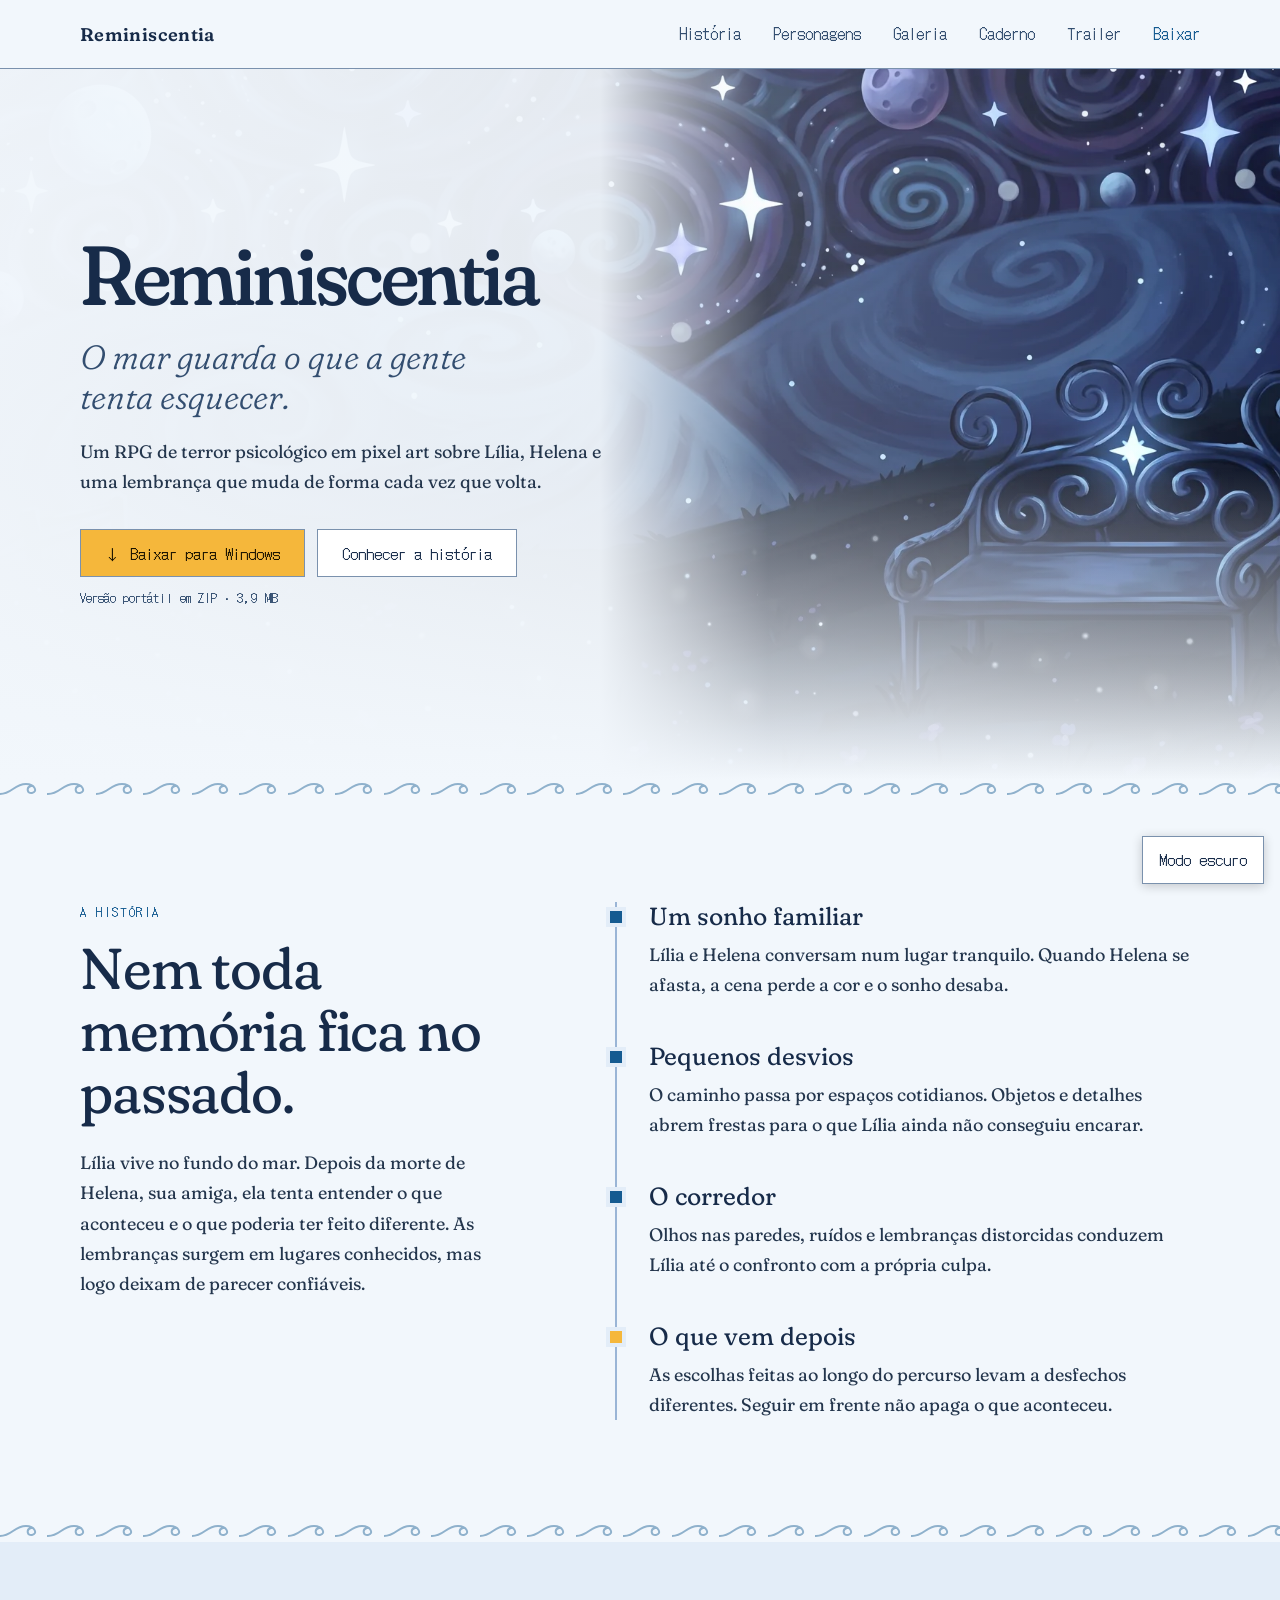
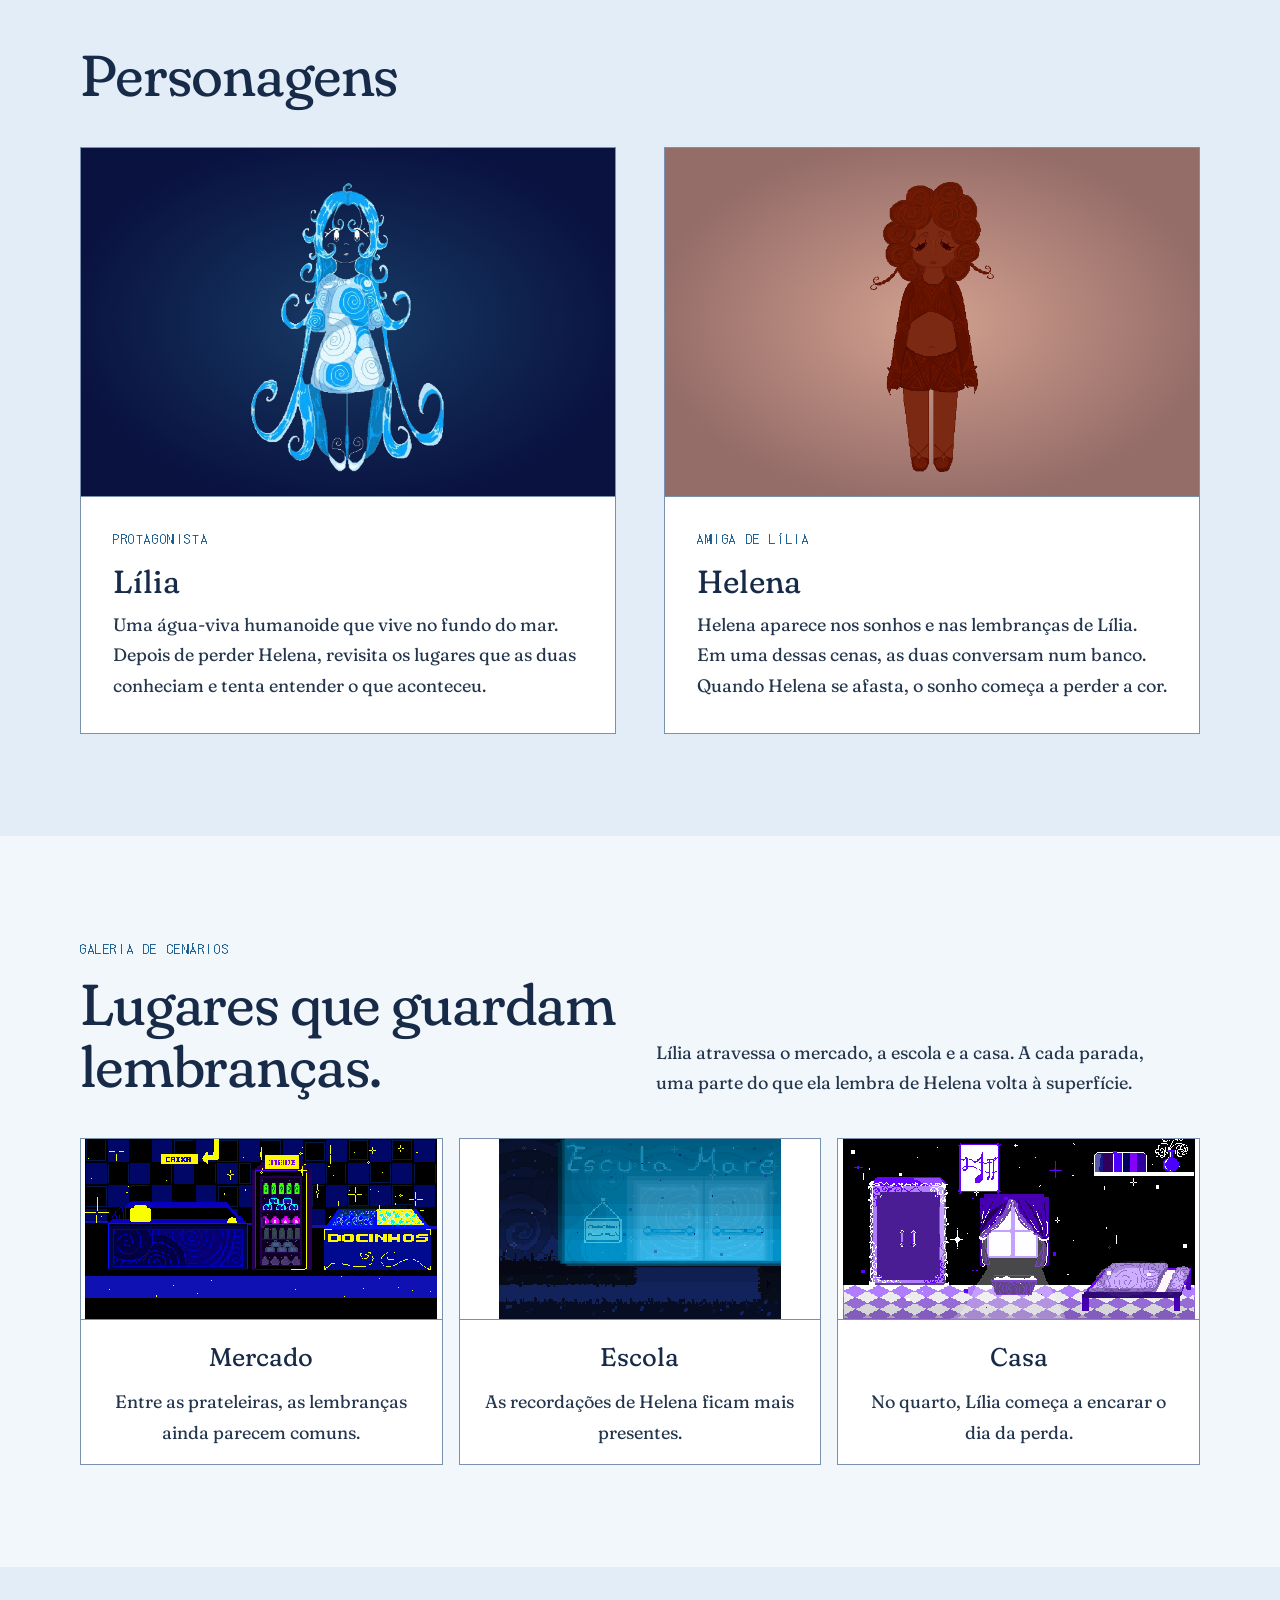
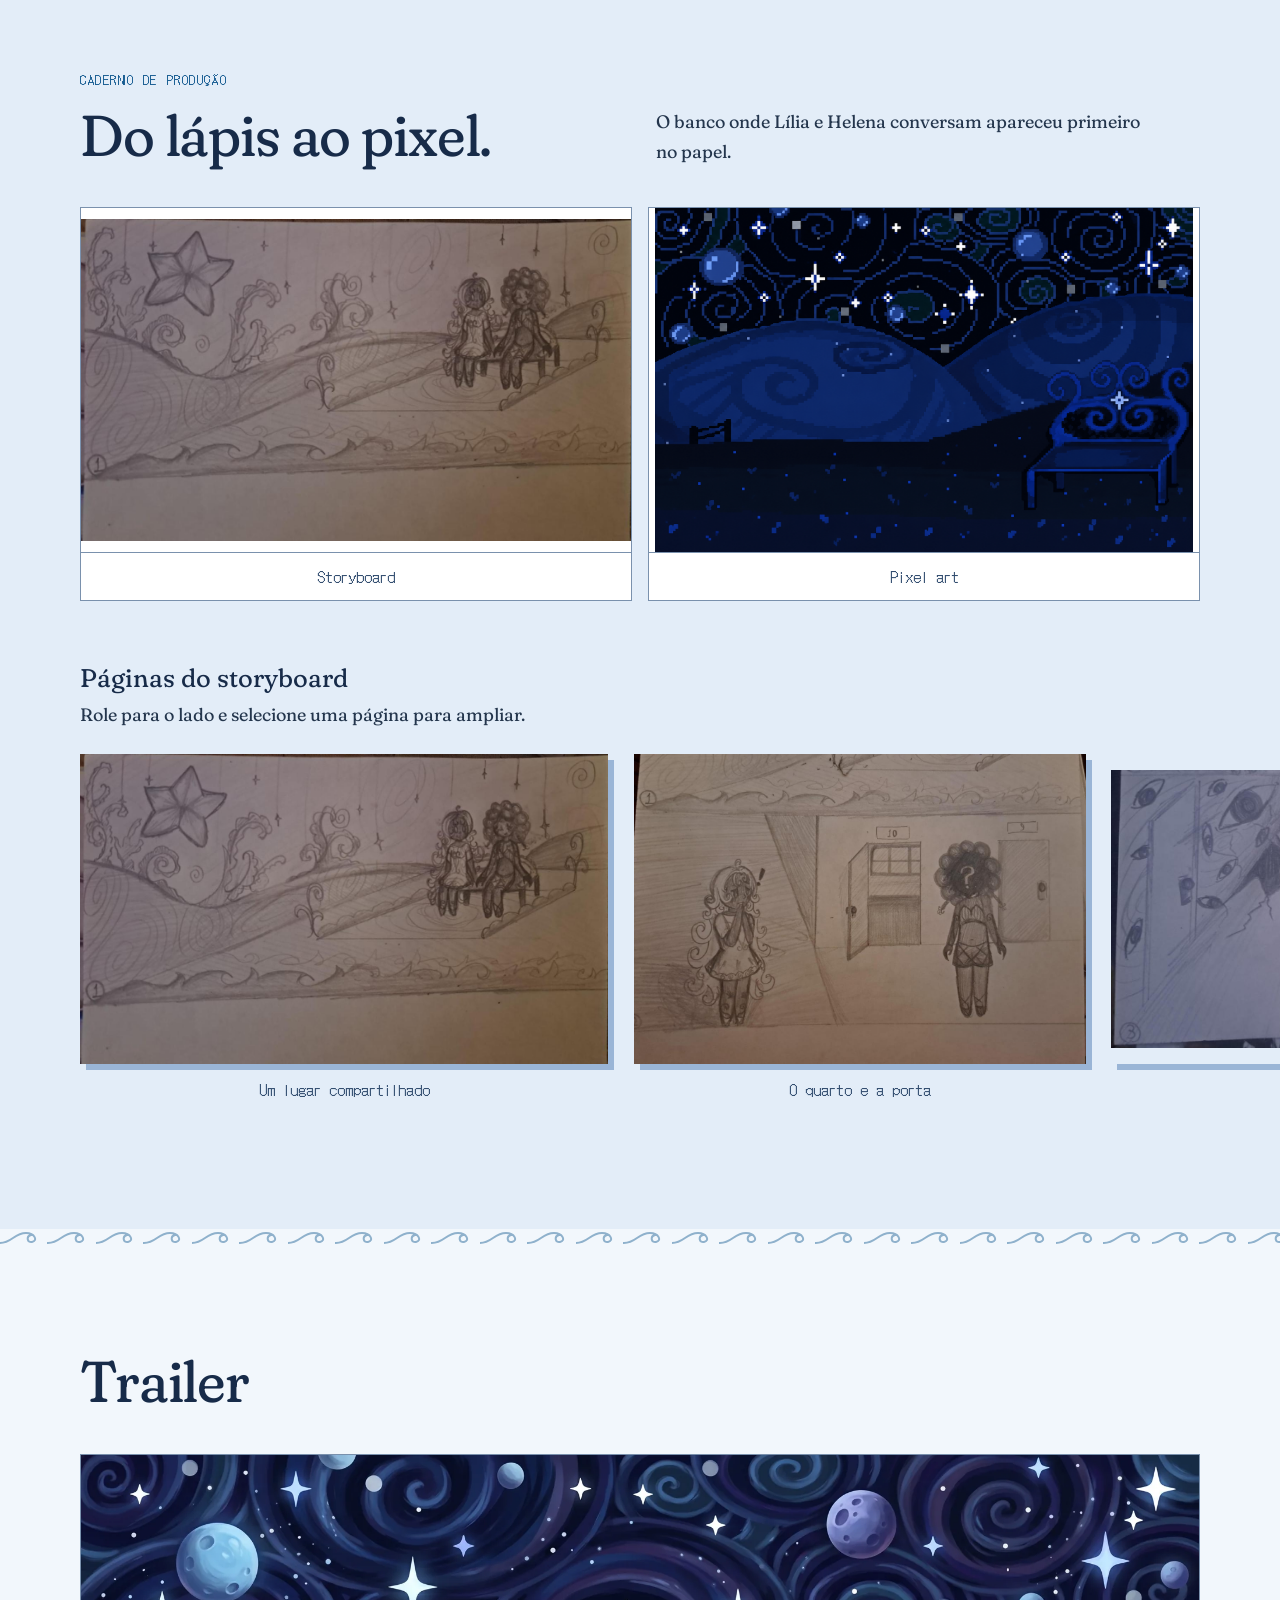
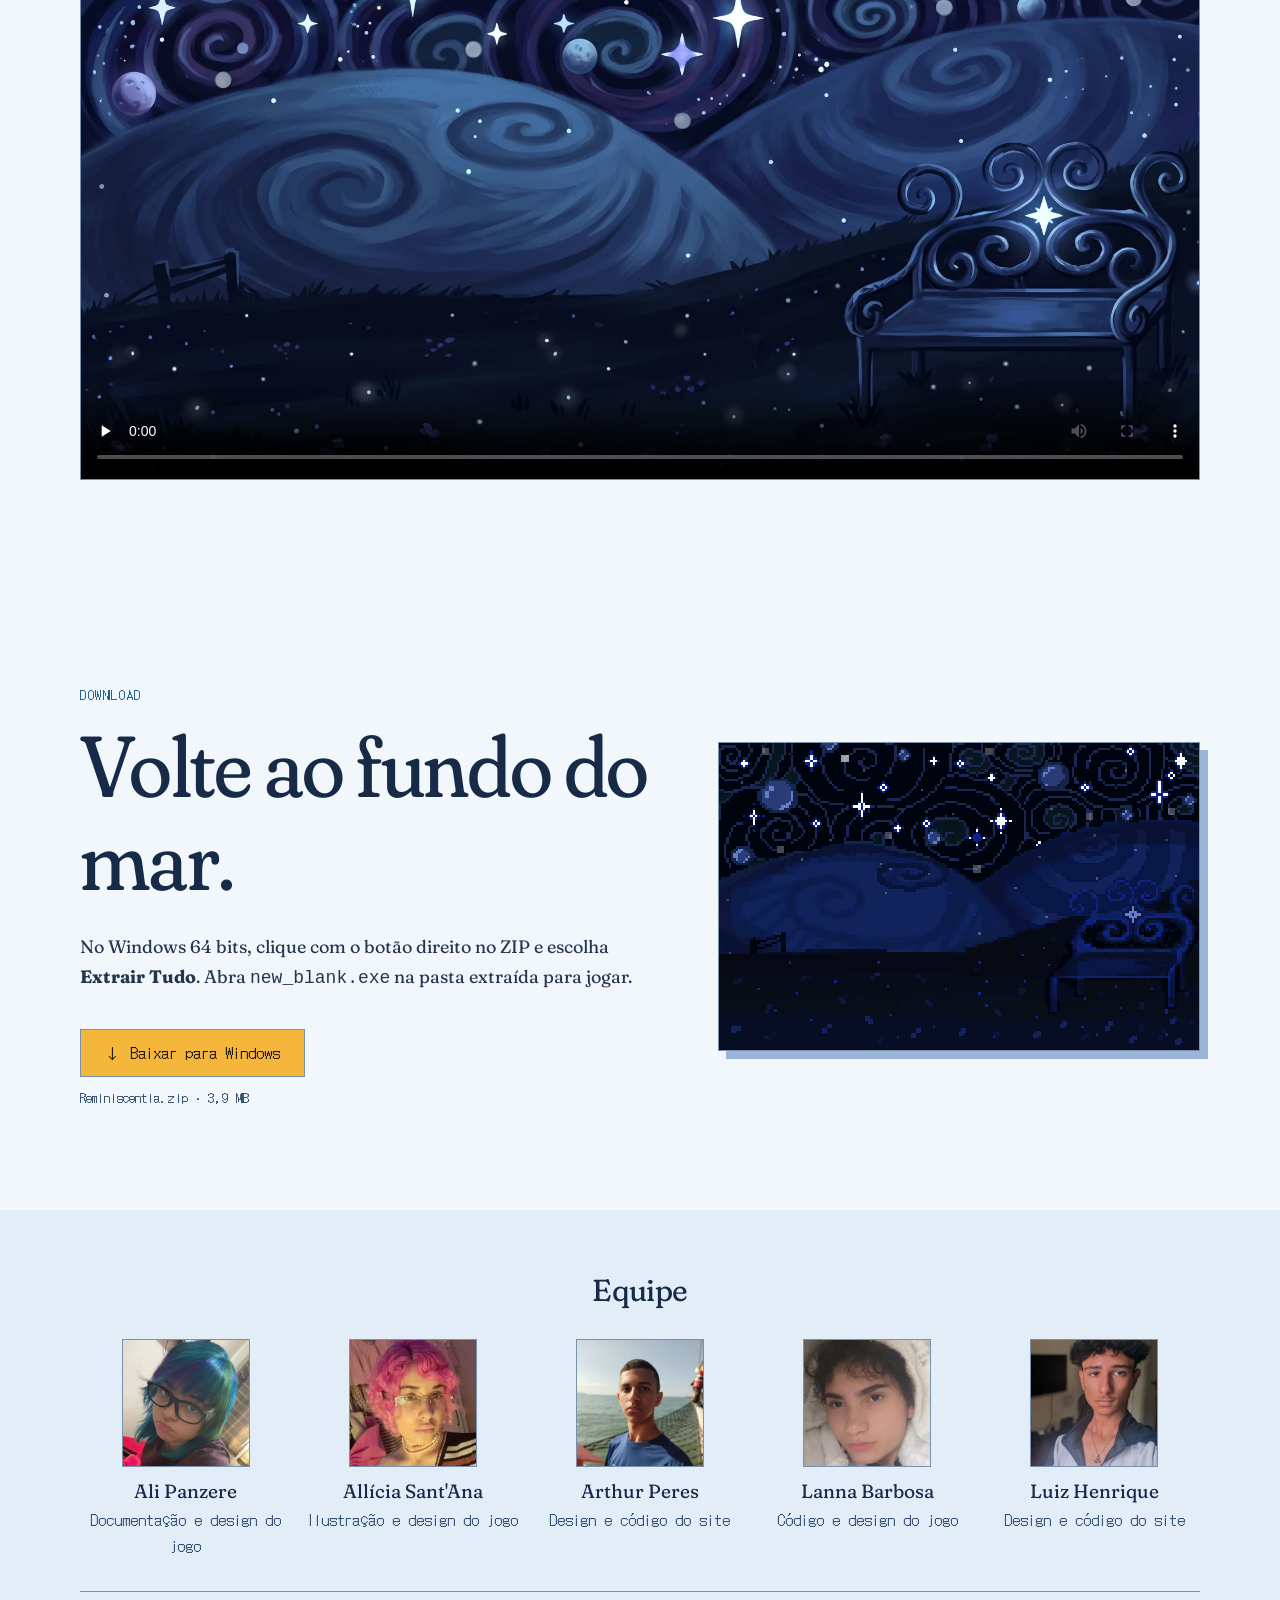
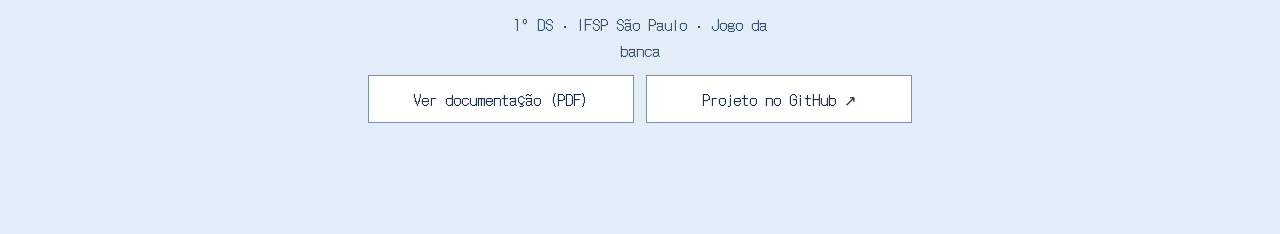
<file: index.html>
<!doctype html>
<html lang="pt-BR">
<head>
<meta charset="utf-8">
<meta name="viewport" content="width=device-width, initial-scale=1">
<meta name="theme-color" content="#f2f7fc">
<meta name="description" content="Reminiscentia é um jogo pixel art de terror psicológico sobre Lília, Helena e as lembranças que insistem em voltar.">
<title>Reminiscentia - jogo</title>
<link rel="preconnect" href="https://fonts.googleapis.com">
<link rel="preconnect" href="https://fonts.gstatic.com" crossorigin>
<link href="https://fonts.googleapis.com/css2?family=DotGothic16&family=Fraunces:ital,opsz,wght,SOFT,WONK@0,9..144,300..800,0..100,0..1;1,9..144,300..800,0..100,0..1&display=swap" rel="stylesheet">
<link rel="preload" href="site/cenario-abertura.webp" as="image">
<link rel="icon" href="sprites/sprite_1_refinado.png" type="image/png">
<link rel="stylesheet" href="site/styles.css">
</head>
<body>
<a class="skip" href="#conteudo">Pular para o conteúdo</a>
<header class="bar">
  <nav class="wrap" aria-label="Navegação principal">
    <a class="mark" href="#inicio">Reminiscentia</a>
    <div class="links">
      <a href="#historia">História</a>
      <a href="#personagens">Personagens</a>
      <a href="#lugares">Galeria</a>
      <a href="#caderno">Caderno</a>
      <a href="#trailer">Trailer</a>
      <a class="nav-download" href="#baixar">Baixar</a>
    </div>
  </nav>
</header>

<main id="conteudo" tabindex="-1">
  <section class="hero" id="inicio">
    <div class="hero-bg" aria-hidden="true"></div>
    <div class="wrap hero-in">
      <div class="hero-copy">
        <h1>Reminiscentia</h1>
        <p class="line">O mar guarda o que a gente tenta esquecer.</p>
        <p class="sub">Um RPG de terror psicológico em pixel art sobre Lília, Helena e uma lembrança que muda de forma cada vez que volta.</p>
        <div class="acts">
          <a class="btn main" href="jogo/Reminiscentia.zip" download><span aria-hidden="true">↓</span> Baixar para Windows</a>
          <a class="btn" href="#historia">Conhecer a história</a>
        </div>
        <p class="file-info">Versão portátil em ZIP <span aria-hidden="true">·</span> 3,9 MB</p>
      </div>
    </div>
  </section>

  <div class="wave" aria-hidden="true"></div>

  <section id="historia">
    <div class="wrap story-grid">
      <div class="story-copy">
        <p class="eyebrow">A história</p>
        <h2>Nem toda memória fica no passado.</h2>
        <p>Lília vive no fundo do mar. Depois da morte de Helena, sua amiga, ela tenta entender o que aconteceu e o que poderia ter feito diferente. As lembranças surgem em lugares conhecidos, mas logo deixam de parecer confiáveis.</p>
      </div>
      <ol class="path" aria-label="Percurso da história">
        <li><h3>Um sonho familiar</h3><p>Lília e Helena conversam num lugar tranquilo. Quando Helena se afasta, a cena perde a cor e o sonho desaba.</p></li>
        <li><h3>Pequenos desvios</h3><p>O caminho passa por espaços cotidianos. Objetos e detalhes abrem frestas para o que Lília ainda não conseguiu encarar.</p></li>
        <li><h3>O corredor</h3><p>Olhos nas paredes, ruídos e lembranças distorcidas conduzem Lília até o confronto com a própria culpa.</p></li>
        <li><h3>O que vem depois</h3><p>As escolhas feitas ao longo do percurso levam a desfechos diferentes. Seguir em frente não apaga o que aconteceu.</p></li>
      </ol>
    </div>
  </section>

  <div class="wave" aria-hidden="true"></div>

  <section class="characters" id="personagens" aria-labelledby="personagens-titulo">
    <div class="wrap">
      <h2 class="section-head" id="personagens-titulo">Personagens</h2>
      <div class="character-grid">
        <article class="character">
          <div class="character-portrait">
            <img class="lilia" src="sprites/sprite_1_refinado.png" width="500" height="500" alt="Lília em tons de azul, com tentáculos em espiral" loading="lazy">
          </div>
          <div class="character-copy">
            <p class="eyebrow">Protagonista</p>
            <h3>Lília</h3>
            <p>Uma água-viva humanoide que vive no fundo do mar. Depois de perder Helena, revisita os lugares que as duas conheciam e tenta entender o que aconteceu.</p>
          </div>
        </article>
        <article class="character">
          <div class="character-portrait helena">
            <img src="site/helena.png" width="215" height="499" alt="Helena em tons de cobre, com cabelo cacheado" loading="lazy">
          </div>
          <div class="character-copy">
            <p class="eyebrow">Amiga de Lília</p>
            <h3>Helena</h3>
            <p>Helena aparece nos sonhos e nas lembranças de Lília. Em uma dessas cenas, as duas conversam num banco. Quando Helena se afasta, o sonho começa a perder a cor.</p>
          </div>
        </article>
      </div>
    </div>
  </section>

  <section id="lugares" class="gallery">
    <div class="wrap">
      <div class="section-head">
        <div>
          <p class="eyebrow">Galeria de cenários</p>
          <h2>Lugares que guardam lembranças.</h2>
        </div>
        <p>Lília atravessa o mercado, a escola e a casa. A cada parada, uma parte do que ela lembra de Helena volta à superfície.</p>
      </div>

      <div class="scenes" role="group" aria-label="Cenários em pixel art">
        <figure class="scene">
          <img class="px" src="sprites/1000698265.png" width="500" height="256" alt="Interior de um mercado escuro com letreiros amarelos e balcão de doces">
          <figcaption><h3>Mercado</h3><p>Entre as prateleiras, as lembranças ainda parecem comuns.</p></figcaption>
        </figure>
        <figure class="scene">
          <img class="px" src="sprites/1000698280.png" width="400" height="256" alt="Fachada azul da escola sob um céu escuro">
          <figcaption><h3>Escola</h3><p>As recordações de Helena ficam mais presentes.</p></figcaption>
        </figure>
        <figure class="scene">
          <img class="px" src="sprites/1000698266.png" width="500" height="256" alt="Quarto roxo com cama, armário, janela e partitura na parede">
          <figcaption><h3>Casa</h3><p>No quarto, Lília começa a encarar o dia da perda.</p></figcaption>
        </figure>
      </div>
    </div>
  </section>

  <section class="notebook" id="caderno">
    <div class="wrap">
      <div class="section-head">
        <div>
          <p class="eyebrow">Caderno de produção</p>
          <h2>Do lápis ao pixel.</h2>
        </div>
        <p>O banco onde Lília e Helena conversam apareceu primeiro no papel.</p>
      </div>
      <div class="compare">
        <figure>
          <img src="storyboard/- storyboard 1 !.jpeg" width="1280" height="751" alt="Rascunho a lápis com Lília e Helena sentadas no banco" loading="lazy">
          <figcaption>Storyboard</figcaption>
        </figure>
        <figure>
          <img src="sprites/sprite 4 refinado.png" width="1568" height="1003" alt="Colina noturna em pixel art com um banco e espirais no céu" loading="lazy">
          <figcaption>Pixel art</figcaption>
        </figure>
      </div>
      <h3 class="strip-title">Páginas do storyboard</h3>
      <p>Role para o lado e selecione uma página para ampliar.</p>
    </div>
    <div class="strip" tabindex="0" aria-label="Páginas do caderno de storyboard">
      <figure><a href="storyboard/- storyboard 1 !.jpeg"><img src="storyboard/- storyboard 1 !.jpeg" alt="Storyboard a lápis de Lília e Helena sentadas juntas em um cenário submarino" loading="lazy"></a><figcaption>Um lugar compartilhado</figcaption></figure>
      <figure><a href="storyboard/- storyboard 2 !.jpeg"><img src="storyboard/- storyboard 2 !.jpeg" alt="Storyboard mostra uma personagem sozinha diante de uma porta aberta" loading="lazy"></a><figcaption>O quarto e a porta</figcaption></figure>
      <figure><a href="storyboard/- storyboard 3 !.jpeg"><img src="storyboard/- storyboard 3 !.jpeg" alt="Storyboard de um corredor escuro coberto de olhos, visto por trás de Lília" loading="lazy"></a><figcaption>O corredor de olhos</figcaption></figure>
      <figure><a href="storyboard/- storyboard 4 !.jpeg"><img src="storyboard/- storyboard 4 !.jpeg" alt="Sequência desenhada: duas amigas conversando, uma caminhada e um sonho interrompido" loading="lazy"></a><figcaption>Um sonho que se desfaz</figcaption></figure>
      <figure><a href="storyboard/- storyboard 5 !.jpeg"><img src="storyboard/- storyboard 5 !.jpeg" alt="Storyboard com um mercado e dois caminhos possíveis para o final" loading="lazy"></a><figcaption>Caminhos e desfechos</figcaption></figure>
      <figure><a href="storyboard/- storyboard 6 !.jpeg"><img src="storyboard/- storyboard 6 !.jpeg" alt="Versão colorida do storyboard: Lília e Helena juntas, depois Lília diante de uma porta e do corredor" loading="lazy"></a><figcaption>A primeira lembrança</figcaption></figure>
    </div>
  </section>

  <div class="wave" aria-hidden="true"></div>

  <section class="trailer" id="trailer" aria-labelledby="trailer-titulo">
    <div class="wrap">
      <h2 class="section-head" id="trailer-titulo">Trailer</h2>
      <video controls playsinline preload="none" poster="site/cenario-abertura.webp" width="1098" height="646" aria-label="Trailer de Reminiscentia">
        <source src="site/trailer.mp4" type="video/mp4">
        Seu navegador não suporta vídeo. <a href="site/trailer.mp4">Assista ao trailer diretamente.</a>
      </video>
    </div>
  </section>

  <section class="close" id="baixar">
    <div class="wrap close-grid">
      <div>
        <p class="eyebrow">Download</p>
        <h2>Volte ao fundo do mar.</h2>
        <p>No Windows 64 bits, clique com o botão direito no ZIP e escolha <strong>Extrair Tudo</strong>. Abra <code>new_blank.exe</code> na pasta extraída para jogar.</p>
        <div class="acts"><a class="btn main" href="jogo/Reminiscentia.zip" download><span aria-hidden="true">↓</span> Baixar para Windows</a></div>
        <p class="file-info">Reminiscentia.zip <span aria-hidden="true">·</span> 3,9 MB</p>
      </div>
      <img class="close-art px" src="sprites/1000698267.png" width="400" height="256" alt="Banco vazio sob um céu de espirais e estrelas" loading="lazy">
    </div>
  </section>
</main>

<footer id="equipe">
  <div class="wrap">
    <h2>Equipe</h2>
    <ul class="team" role="list">
      <li>
        <img src="site/foto%20ali.webp" width="1600" height="1600" alt="" loading="lazy">
        <h3>Ali Panzere</h3>
        <p>Documentação e design do jogo</p>
      </li>
      <li>
        <img src="site/foto%20allicia.webp" width="855" height="856" alt="" loading="lazy">
        <h3>Allícia Sant'Ana</h3>
        <p>Ilustração e design do jogo</p>
      </li>
      <li>
        <img src="site/foto%20arthur.webp" width="640" height="640" alt="" loading="lazy">
        <h3>Arthur Peres</h3>
        <p>Design e código do site</p>
      </li>
      <li>
        <img src="site/foto%20lanna.webp" width="546" height="546" alt="" loading="lazy">
        <h3>Lanna Barbosa</h3>
        <p>Código e design do jogo</p>
      </li>
      <li>
        <img src="site/foto%20luiz.webp" width="1279" height="1280" alt="" loading="lazy">
        <h3>Luiz Henrique</h3>
        <p>Design e código do site</p>
      </li>
    </ul>
    <div class="footer-meta">
      <p>1º DS · IFSP São Paulo · Jogo da banca</p>
      <div class="footer-actions">
        <a class="btn" href="Documenta%C3%A7%C3%A3o%20do%20jogo%20Reminiscentia.pdf">Ver documentação (PDF)</a>
        <a class="btn" href="https://github.com/alizoca/reminiscentia">Projeto no GitHub ↗</a>
      </div>
    </div>
  </div>
</footer>

<button class="btn theme-toggle" type="button" aria-pressed="false" hidden>Modo escuro</button>
<script src="site/theme.js"></script>
</body>
</html>
</file>
<file: site/styles.css>
:root {
  color-scheme: light;
  --page-rgb: 242,247,252;
  --page-bg: rgb(var(--page-rgb));
  --heading: #172b49;
  --surface: #ffffff;
  --section-bg: #e3edf8;
  --decoration: #9ab5d6;
  --muted: #334e70;
  --text: #24364d;
  --accent: #155b91;
  --highlight: #f5b73b;
  --border: #7a91ad;
  --serif: "Fraunces",Georgia,"Times New Roman",serif;
  --pixel: "DotGothic16","Courier New",monospace;
}

:root[data-theme="dark"] {
  color-scheme: dark;
  --page-rgb: 5,8,24;
  --heading: #f3f6ff;
  --surface: #0b1530;
  --section-bg: #101e3a;
  --decoration: #48638d;
  --muted: #bad6ff;
  --text: #d3def2;
  --accent: #69c9ff;
  --border: #6c83a4;
}

* {
  box-sizing: border-box;
}

html {
  scroll-behavior: smooth;
  background: var(--surface);
  scroll-padding-top: 92px;
}

body {
  margin: 0;
  color: var(--text);
  font: 400 1.125rem/1.68 var(--serif);
  font-variation-settings: "SOFT" 60;
  background: var(--page-bg);
}

img {
  display: block;
  max-width: 100%;
}

a {
  color: inherit;
}

h1,
h2,
h3 {
  margin: 0;
  color: var(--heading);
  font-weight: 400;
  font-variation-settings: "SOFT" 100,"WONK" 1;
}

h2 {
  font-size: clamp(2.2rem,5vw,3.6rem);
  line-height: 1.08;
  letter-spacing: -.02em;
  max-width: 16ch;
}

p {
  margin: 0;
}

.wrap {
  width: min(1120px,calc(100% - 3rem));
  margin-inline: auto;
}

.px {
  image-rendering: pixelated;
}

:focus-visible {
  outline: 3px solid var(--accent);
  outline-offset: 3px;
}

.skip {
  position: fixed;
  z-index: 30;
  top: .75rem;
  left: 1rem;
  padding: .5rem .8rem;
  color: #1c1400;
  background: var(--highlight);
  transform: translateY(-160%);
}

.skip:focus {
  transform: none;
}

.btn {
  display: inline-flex;
  align-items: center;
  justify-content: center;
  gap: .6rem;
  min-height: 48px;
  padding: 0 1.5rem;
  border: 1px solid var(--border);
  cursor: pointer;
  font: .96rem/1.25 var(--pixel);
  text-decoration: none;
  color: var(--heading);
  background: var(--surface);
  transition: background .15s;
}

.btn:hover {
  background: var(--section-bg);
}

.btn.main {
  color: #1c1400;
  background: var(--highlight);
}

.btn.main:hover {
  background: #ffcb5e;
}

/* cabeçalho */
.bar {
  position: fixed;
  inset: 0 0 auto;
  z-index: 20;
  background: var(--page-bg);
  border-bottom: 1px solid var(--border);
}

.bar .wrap {
  display: flex;
  align-items: center;
  justify-content: space-between;
  gap: 1rem;
  min-height: 68px;
}

.mark {
  font: 600 1.15rem var(--serif);
  font-variation-settings: "SOFT" 100,"WONK" 1;
  color: var(--heading);
  text-decoration: none;
  letter-spacing: .02em;
}

.links {
  display: flex;
  gap: clamp(1rem,3vw,2rem);
}

.links a {
  font: .98rem var(--pixel);
  text-decoration: none;
  color: var(--muted);
  display: inline-flex;
  align-items: center;
  min-height: 44px;
  border-bottom: 2px solid transparent;
}

.links a:hover {
  border-color: var(--accent);
}

.links .nav-download {
  color: var(--accent);
}

.hero {
  position: relative;
  min-height: min(780px,100svh);
  display: grid;
  align-items: center;
  overflow: hidden;
}

.hero-bg {
  --hero-overlay: linear-gradient(90deg,rgba(var(--page-rgb),.98),rgba(var(--page-rgb),.94) max(43%,600px),rgba(var(--page-rgb),.25) max(60%,760px),rgba(var(--page-rgb),.04));
  position: absolute;
  inset: 0;
  background:
    var(--hero-overlay),
    linear-gradient(0deg,var(--page-bg),transparent 40%),
    url("cenario-abertura.webp") 60% center/cover no-repeat;
}

.hero-in {
  position: relative;
  padding-block: 9rem 5rem;
}

.hero-copy {
  container-type: inline-size;
  max-width: 630px;
}

.characters {
  background: var(--section-bg);
}

.character-grid {
  display: grid;
  grid-template-columns: repeat(2,minmax(0,1fr));
  gap: clamp(1.25rem,4vw,3rem);
}

.character-portrait {
  --sprite-height: clamp(190px,30vw,290px);
  display: flex;
  align-items: end;
  justify-content: center;
  min-height: calc(var(--sprite-height) * 500 / 483 + 3rem + 1px);
  padding: 1.5rem;
  background: radial-gradient(ellipse at center,#173b65,#0a1240 75%);
  border-bottom: 1px solid var(--border);
}

.character-portrait.helena {
  background: radial-gradient(ellipse at center,#d2a08f,#946c68 75%);
}

.character-portrait img {
  width: auto;
  height: var(--sprite-height);
}

.character-portrait .lilia {
  /* Compensa a margem transparente no topo do sprite original. */
  height: calc(var(--sprite-height) * 500 / 483);
}

.character-copy {
  padding: clamp(1.25rem,3vw,2rem);
}

.character-copy h3 {
  margin-bottom: .65rem;
  font-size: 2rem;
  line-height: 1.1;
}

.hero h1 {
  font-size: clamp(2.2rem,9vw,6rem);
  font-size: clamp(1.7rem,13.3cqi,7rem);
  line-height: .95;
  letter-spacing: -.035em;
  font-weight: 500;
  animation: focus 1s ease-out both;
}

@keyframes focus {
  from {
    opacity: 0;
    filter: blur(8px);
  }
  to {
    opacity: 1;
    filter: blur(0);
  }
}

.hero .line {
  margin-top: 1.4rem;
  font: italic 300 clamp(1.4rem,3vw,2.1rem)/1.2 var(--serif);
  font-variation-settings: "SOFT" 100,"WONK" 1;
  color: var(--muted);
  max-width: 22ch;
}

.hero .sub {
  margin-top: 1.2rem;
  max-width: 44ch;
}

.eyebrow,
.story-copy .eyebrow,
.close .eyebrow {
  margin: 0 0 1rem;
  font: .83rem/1.45 var(--pixel);
  letter-spacing: .12em;
  text-transform: uppercase;
  color: var(--accent);
}

.file-info,
.close .file-info {
  margin-top: .7rem;
  color: var(--muted);
  font: .83rem/1.5 var(--pixel);
}

.acts {
  display: flex;
  flex-wrap: wrap;
  gap: .8rem;
  margin-top: 2rem;
}

.wave {
  height: 20px;
  opacity: .9;
  background: url("data:image/svg+xml,%3Csvg xmlns='http://www.w3.org/2000/svg' width='96' height='20'%3E%3Cpath d='M0 14c12 0 14-10 26-10 9 0 12 8 6 9-5 1-6-6-1-7M48 14c12 0 14-10 26-10 9 0 12 8 6 9-5 1-6-6-1-7' fill='none' stroke='%23155b91' stroke-opacity='.5' stroke-width='2' stroke-linecap='square'/%3E%3C/svg%3E") repeat-x;
}

section {
  padding-block: clamp(4.5rem,8vw,7.5rem);
}

.hero {
  padding: 0;
}

.trailer video {
  display: block;
  width: 100%;
  height: auto;
  border: 1px solid var(--border);
  background: #000;
}

/* história */
.story-grid {
  display: grid;
  grid-template-columns: .85fr 1.15fr;
  gap: clamp(2.5rem,8vw,7rem);
  align-items: start;
}

.story-copy {
  position: sticky;
  top: 110px;
}

.story-copy p {
  margin-top: 1.5rem;
  max-width: 46ch;
}

.path {
  margin: 0;
  padding: 0 0 0 2rem;
  list-style: none;
  border-left: 2px solid var(--decoration);
}

.path li {
  position: relative;
  padding-bottom: 2.6rem;
}

.path li:last-child {
  padding-bottom: 0;
}

.path li::before {
  content: "";
  position: absolute;
  left: calc(-2rem - 7px);
  top: .55rem;
  width: 12px;
  height: 12px;
  background: var(--accent);
  box-shadow: 0 0 0 4px var(--section-bg);
}

.path li:last-child::before {
  background: var(--highlight);
}

.path h3 {
  font-size: 1.55rem;
  line-height: 1.2;
}

.path p {
  margin-top: .5rem;
  max-width: 52ch;
}

.section-head {
  display: grid;
  grid-template-columns: 1fr 1fr;
  gap: 2rem;
  align-items: end;
  margin-bottom: 2.5rem;
}

.section-head > p {
  max-width: 42ch;
}

.compare {
  display: grid;
  grid-template-columns: repeat(2,minmax(0,1fr));
  gap: 1rem;
}

.character,
.compare figure,
.scene {
  margin: 0;
  border: 1px solid var(--border);
  background: var(--surface);
}

.compare img {
  width: 100%;
  height: auto;
  aspect-ratio: 16 / 10;
  object-fit: contain;
}

figcaption {
  text-align: center;
}

.compare figcaption,
.strip figcaption {
  font: .95rem/1.5 var(--pixel);
  color: var(--muted);
}

.compare figcaption {
  padding: .75rem 1rem;
  border-top: 1px solid var(--border);
}

.scenes {
  display: grid;
  grid-template-columns: repeat(3,minmax(0,1fr));
  gap: 1rem;
}

.scene img {
  width: 100%;
  height: auto;
  aspect-ratio: 2 / 1;
  object-fit: contain;
}

.scene figcaption {
  display: grid;
  gap: .5rem;
  padding: 1rem clamp(1rem,2vw,1.5rem);
  border-top: 1px solid var(--border);
}

.scene h3 {
  font-size: 1.6rem;
}

.notebook {
  background: var(--section-bg);
}

.strip-title {
  margin-top: 3.5rem;
  font-size: 1.6rem;
}

.strip {
  display: flex;
  gap: 1.6rem;
  overflow-x: auto;
  padding: 1.5rem max(1.5rem,calc((100% - 1120px)/2)) 1.6rem;
  scroll-snap-type: x proximity;
  scrollbar-color: var(--accent) var(--section-bg);
}

.strip figure {
  flex: none;
  margin: 0;
  scroll-snap-align: center;
}

.strip a {
  display: block;
  cursor: zoom-in;
}

.strip img {
  height: clamp(210px,30vw,310px);
  width: auto;
  max-width: min(76vw,560px);
  object-fit: contain;
  object-position: left;
  box-shadow: 6px 6px 0 var(--decoration);
}

.strip figcaption {
  margin-top: .9rem;
}

.close-grid {
  display: grid;
  grid-template-columns: 1.1fr .9fr;
  align-items: center;
  gap: 3rem;
}

.close-art {
  width: 100%;
  height: auto;
  border: 1px solid var(--border);
  box-shadow: 8px 8px 0 var(--decoration);
}

.close h2 {
  max-width: 14ch;
  font-size: clamp(2.6rem,7vw,5.4rem);
}

.close p {
  margin-top: 1.6rem;
  max-width: 50ch;
}

.close .acts {
  margin-top: 2.2rem;
}

footer {
  padding: 4rem 0 7rem;
  background: var(--section-bg);
  text-align: center;
}

footer .wrap {
  display: grid;
  gap: 2rem;
}

.footer-meta {
  display: flex;
  flex-direction: column;
  justify-content: center;
  align-items: center;
  gap: .75rem 2rem;
  flex-wrap: wrap;
  padding-top: 1.25rem;
  border-top: 1px solid var(--border);
}

.footer-actions {
  display: grid;
  grid-template-columns: repeat(2,minmax(0,1fr));
  gap: .75rem;
  width: min(100%,34rem);
}

.footer-actions .btn {
  padding: .65rem .8rem;
}

footer h2 {
  font-size: 1.9rem;
  max-width: none;
}

footer p {
  font: .95rem/1.7 var(--pixel);
  color: var(--muted);
  max-width: 34ch;
  margin-inline: auto;
}

.team {
  display: grid;
  grid-template-columns: repeat(auto-fit,minmax(min(100%,9.5rem),1fr));
  gap: 1.75rem 1rem;
  margin: 0;
  padding: 0;
  list-style: none;
}

.team img {
  margin-inline: auto;
  width: min(100%,8rem);
  height: auto;
  aspect-ratio: 1;
  object-fit: cover;
  border: 1px solid var(--border);
}

.team h3 {
  margin: .75rem 0 .25rem;
  font-size: 1.2rem;
  line-height: 1.25;
}

footer a {
  color: var(--muted);
  font: .9rem/1.7 var(--pixel);
}

.theme-toggle {
  position: fixed;
  right: max(1rem,env(safe-area-inset-right));
  bottom: max(1rem,env(safe-area-inset-bottom));
  z-index: 20;
  padding-inline: 1rem;
  box-shadow: 0 2px 10px rgb(0 0 0 / .2);
}

.theme-toggle[hidden] {
  display: none;
}

@media (max-width: 760px) {
  .story-grid,
  .section-head,
  .scenes,
  .close-grid {
    grid-template-columns: 1fr;
  }

  .section-head {
    gap: 1rem;
  }

  .story-copy {
    position: static;
  }

  .hero-in {
    padding-block: 8.5rem 3rem;
  }

  .hero-bg {
    --hero-overlay: linear-gradient(90deg,rgba(var(--page-rgb),.98),rgba(var(--page-rgb),.94) 55%,rgba(var(--page-rgb),.65));
    background-position: 65% center;
  }
}

@media (max-width: 560px) {
  html {
    scroll-padding-top: 108px;
  }

  .bar .wrap {
    flex-direction: column;
    align-items: flex-start;
    justify-content: center;
    gap: 0;
    padding-top: .65rem;
  }

  .links {
    width: 100%;
    justify-content: space-between;
    gap: .4rem;
  }

  .links a {
    font-size: .75rem;
  }

  .character-grid,
  .compare {
    grid-template-columns: 1fr;
  }
}

@media (prefers-reduced-motion: reduce) {
  html {
    scroll-behavior: auto;
  }

  .btn {
    transition: none;
  }

  .hero h1 {
    animation: none;
  }
}
</file>
